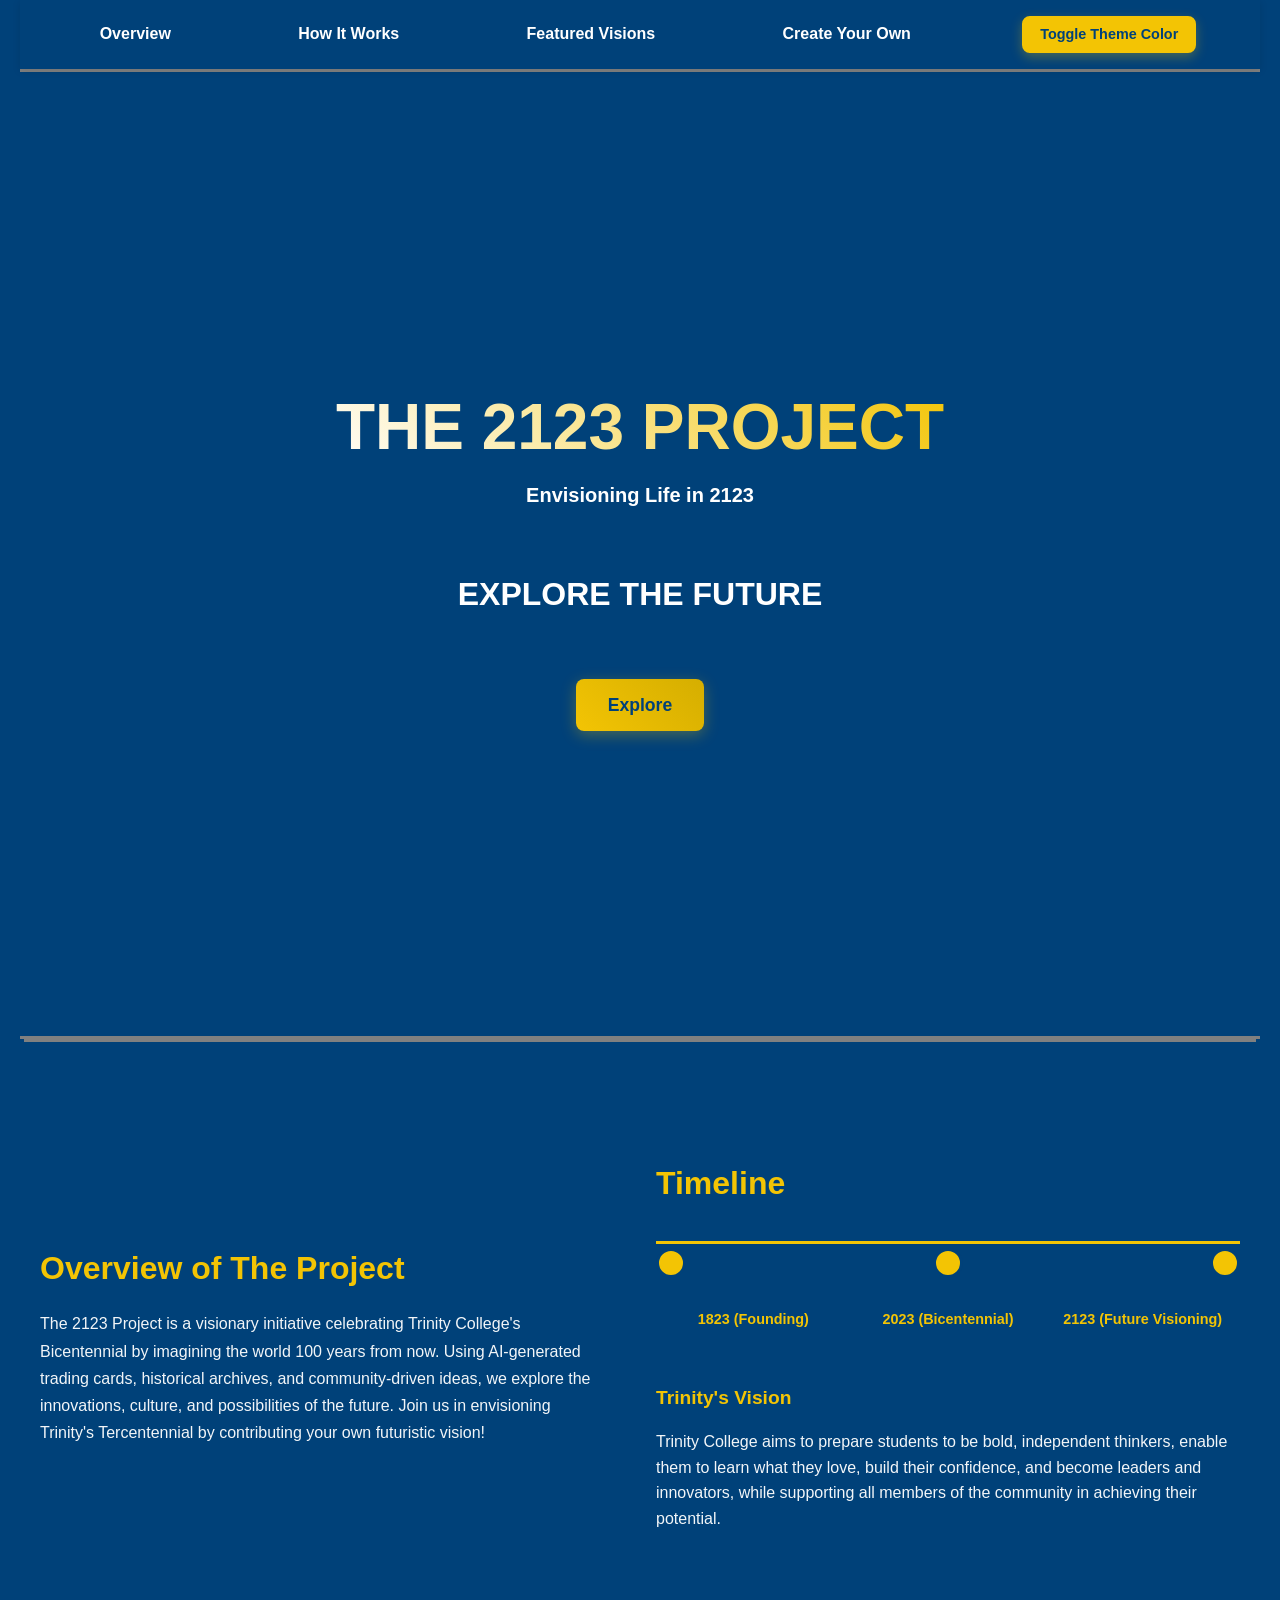
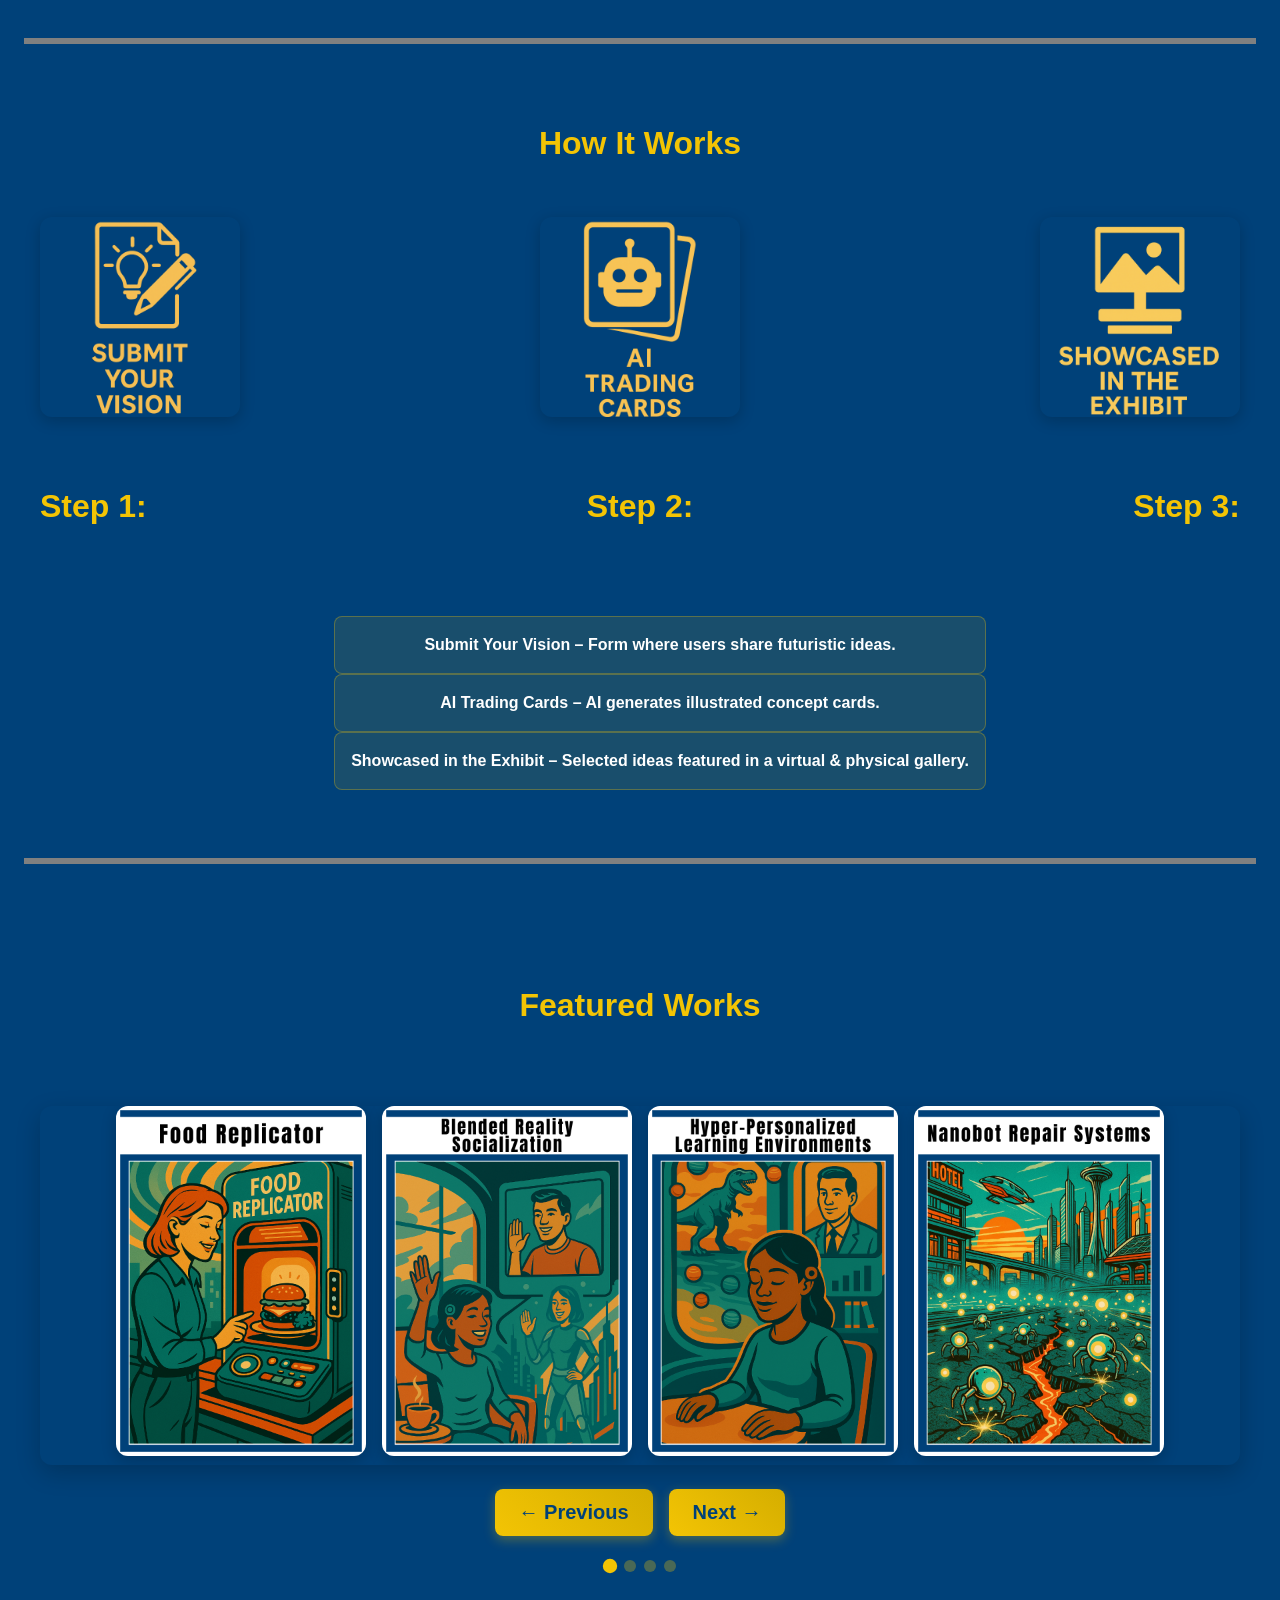
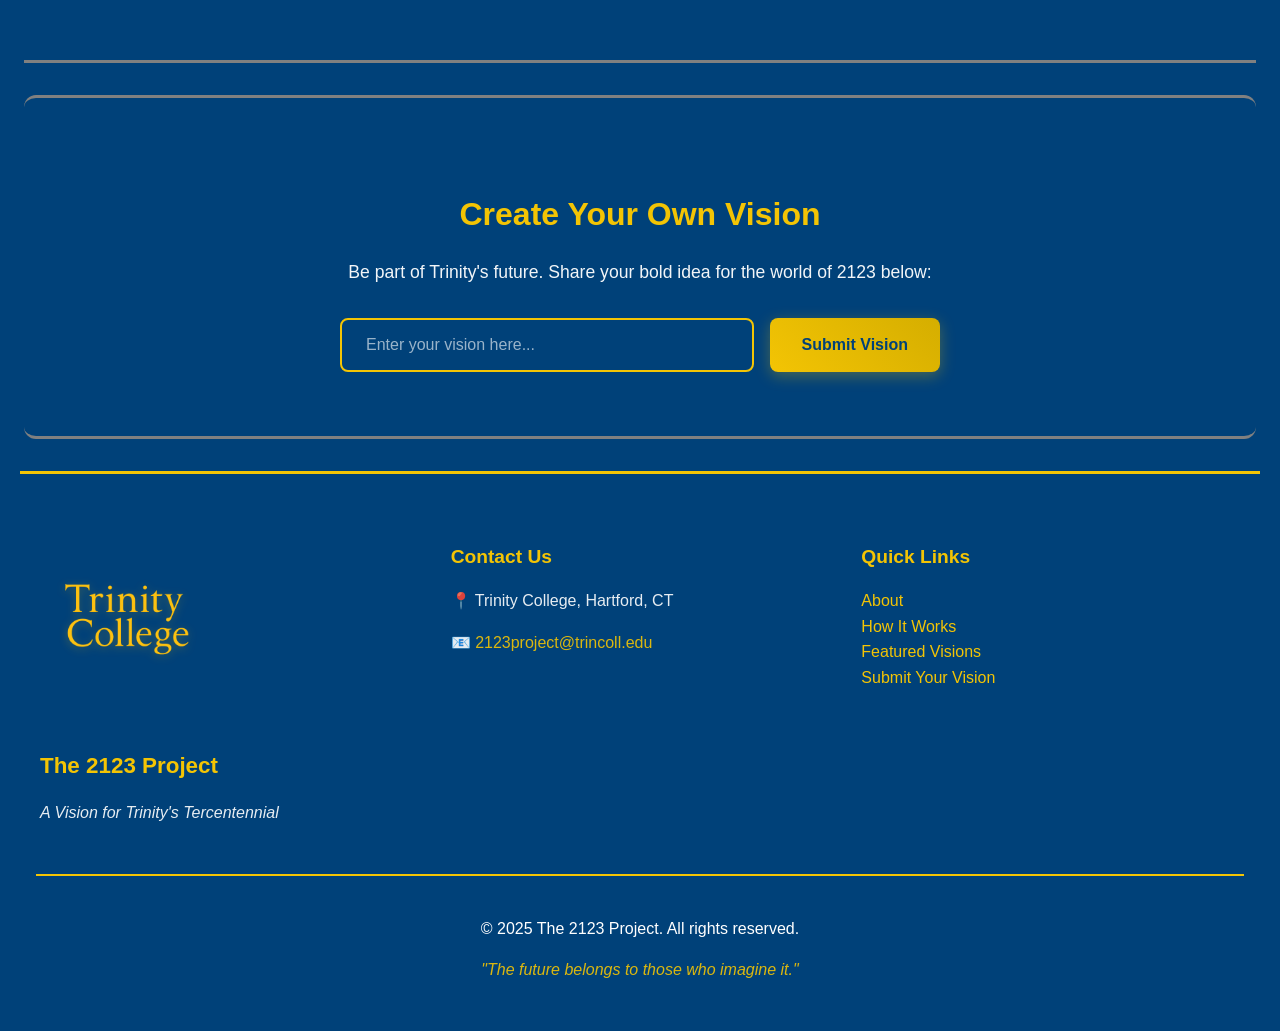
<file: index.html>
<!DOCTYPE html>
<html lang="en">
  <head>
    <meta charset="utf-8" />
    <meta name="description" content="Your description goes here" />
    <meta name="keywords" content="one, two, three" />

    <title>2123 Project</title>

    <!-- external CSS link -->
    <link rel="stylesheet" href="css/normalize.css" />
    <link rel="stylesheet" href="css/style.css" />
  </head>

  <body>
    <header id="HeadSec" role="banner">
      <nav class="navbar" role="navigation" aria-label="Main navigation">
        <ul id="navBar">
          <li>
            <a href="#AboutSec" aria-label="Go to Overview section">Overview</a>
          </li>
          <li>
            <a href="#HowSec" aria-label="Go to How It Works section"
              >How It Works</a
            >
          </li>
          <li>
            <a href="#FeaturedSec" aria-label="Go to Featured Visions section"
              >Featured Visions</a
            >
          </li>
          <li>
            <a href="#CreateSec" aria-label="Go to Create Your Own section"
              >Create Your Own</a
            >
          </li>
          <li>
            <button
              id="themeColor"
              aria-label="Toggle between light and dark theme"
            >
              Toggle Theme Color
            </button>
          </li>
        </ul>
      </nav>
    </header>

    <section id="HeroSec" role="banner" aria-labelledby="hero-title">
      <h1 id="hero-title">THE 2123 PROJECT</h1>
      <h3>Envisioning Life in 2123</h3>
      <h2>EXPLORE THE FUTURE</h2>
      <button id="ctaBtn" aria-label="Explore the 2123 Project">Explore</button>
    </section>

    <section id="AboutSec" aria-labelledby="about-title">
      <div id="OverviewSec">
        <h2 id="about-title">Overview of The Project</h2>
        <p>
          The 2123 Project is a visionary initiative celebrating Trinity
          College's Bicentennial by imagining the world 100 years from now.
          Using AI-generated trading cards, historical archives, and
          community-driven ideas, we explore the innovations, culture, and
          possibilities of the future. Join us in envisioning Trinity's
          Tercentennial by contributing your own futuristic vision!
        </p>
      </div>

      <section id="timelineSection" aria-labelledby="timeline-title">
        <h2 id="timeline-title">Timeline</h2>
        <div id="line" role="presentation" aria-hidden="true"></div>
        <div class="dot-container" role="presentation" aria-hidden="true">
          <span class="dot" id="dot1" aria-hidden="true"></span>
          <span class="dot" id="dot2" aria-hidden="true"></span>
          <span class="dot" id="dot3" aria-hidden="true"></span>
        </div>

        <ul id="timeline" role="list" aria-label="Trinity College timeline">
          <li class="label">1823 (Founding)</li>
          <li class="label">2023 (Bicentennial)</li>
          <li class="label">2123 (Future Visioning)</li>
        </ul>

        <h3>Trinity's Vision</h3>
        <p>
          Trinity College aims to prepare students to be bold, independent
          thinkers, enable them to learn what they love, build their confidence,
          and become leaders and innovators, while supporting all members of the
          community in achieving their potential.
        </p>
      </section>
    </section>

    <section id="HowSec" aria-labelledby="how-title">
      <h2 id="how-title">How It Works</h2>
      <div
        id="imgContainer"
        role="img"
        aria-label="Three step process illustration"
      >
        <img
          id="SubmitPNG"
          src="assets/Submit.png"
          alt="Step 1: Submit your vision form"
        />
        <img
          id="TradingCardPNG"
          src="assets/TradingCard.png"
          alt="Step 2: AI generates trading card"
        />
        <img
          id="ExhibitPNG"
          src="assets/Exhibit.png"
          alt="Step 3: Featured in exhibit"
        />
      </div>
      <div id="stepContainer" role="presentation" aria-hidden="true">
        <p>Step 1:</p>
        <p>Step 2:</p>
        <p>Step 3:</p>
      </div>

      <ol role="list" aria-label="How the 2123 Project works">
        <li>Submit Your Vision – Form where users share futuristic ideas.</li>
        <li>AI Trading Cards – AI generates illustrated concept cards.</li>
        <li>
          Showcased in the Exhibit – Selected ideas featured in a virtual &
          physical gallery.
        </li>
      </ol>
    </section>

    <section id="FeaturedSec" aria-labelledby="featured-title">
      <h2 id="featured-title">Featured Works</h2>

      <div
        class="carousel"
        role="region"
        aria-label="Featured vision cards carousel"
      >
        <div class="carousel-container">
          <ul
            class="slides"
            id="carousel-slides"
            role="list"
            aria-live="polite"
          >
            <li class="slide" id="s1">
              <img
                src="assets/33.png"
                alt="Featured Vision Card 1 - Future Transportation"
              />
            </li>
            <li class="slide" id="s2">
              <img
                src="assets/77.png"
                alt="Featured Vision Card 2 - Future Living"
              />
            </li>
            <li class="slide" id="s3">
              <img
                src="assets/96.png"
                alt="Featured Vision Card 3 - Future Health"
              />
            </li>
            <li class="slide" id="s4">
              <img
                src="assets/12.png"
                alt="Featured Vision Card 4 - Future Technology"
              />
            </li>
          </ul>
        </div>

        <div class="carousel-nav">
          <button
            class="carousel-btn"
            id="prev-btn"
            aria-label="Previous featured work"
          >
            ← Previous
          </button>
          <button
            class="carousel-btn"
            id="next-btn"
            aria-label="Next featured work"
          >
            Next →
          </button>
        </div>

        <div
          class="carousel-dots"
          role="tablist"
          aria-label="Carousel navigation"
        >
          <button
            class="dot-nav active"
            data-slide="0"
            role="tab"
            aria-label="Go to slide 1"
            aria-selected="true"
          ></button>
          <button
            class="dot-nav"
            data-slide="1"
            role="tab"
            aria-label="Go to slide 2"
            aria-selected="false"
          ></button>
          <button
            class="dot-nav"
            data-slide="2"
            role="tab"
            aria-label="Go to slide 3"
            aria-selected="false"
          ></button>
          <button
            class="dot-nav"
            data-slide="3"
            role="tab"
            aria-label="Go to slide 4"
            aria-selected="false"
          ></button>
        </div>
      </div>
    </section>

    <!--    <div id="HistoricalSec">-->
    <!--      <h2>Historical Exhibit</h2>-->
    <!--      <div>*Card Examples*</div>-->
    <!--    </div>-->

    <section
      id="CreateSec"
      class="create-section"
      aria-labelledby="create-title"
    >
      <h2 id="create-title">Create Your Own Vision</h2>
      <p>
        Be part of Trinity's future. Share your bold idea for the world of 2123
        below:
      </p>

      <form class="create-form" aria-label="Submit your vision form">
        <label for="vision-input" class="sr-only">Your vision for 2123</label>
        <input
          type="text"
          id="vision-input"
          placeholder="Enter your vision here..."
          required
          aria-describedby="vision-help"
        />
        <button type="submit" aria-label="Submit your vision">
          Submit Vision
        </button>
      </form>
    </section>

    <div
      id="success-modal"
      class="modal"
      role="dialog"
      aria-labelledby="modal-title"
      aria-modal="true"
    >
      <div class="modal-container">
        <div id="modal-item">
          <h3 id="modal-title" class="sr-only">Success Message</h3>
          <p>Placeholder text</p>
        </div>
        <div id="modal-img">
          <img src="assets/star.png" alt="Success celebration star" />
        </div>
      </div>
    </div>

    <footer class="footer" role="contentinfo">
      <div class="footer-content">
        <div class="footer-left">
          <img
            src="assets/trinity-logo.png"
            alt="Trinity College Logo"
            class="logo"
          />
          <p class="project-name">The 2123 Project</p>
          <p class="tagline">A Vision for Trinity's Tercentennial</p>
        </div>

        <div class="footer-center">
          <h3>Contact Us</h3>
          <p>📍 Trinity College, Hartford, CT</p>
          <p>
            📧
            <a href="mailto:2123project@trincoll.edu"
              >2123project@trincoll.edu</a
            >
          </p>
        </div>

        <div class="footer-right">
          <h3>Quick Links</h3>
          <nav aria-label="Footer navigation">
            <a href="#AboutSec">About</a><br />
            <a href="#HowSec">How It Works</a><br />
            <a href="#FeaturedSec">Featured Visions</a><br />
            <a href="#CreateSec">Submit Your Vision</a>
          </nav>
        </div>
      </div>

      <div class="footer-bottom">
        <p>© 2025 The 2123 Project. All rights reserved.</p>
        <div class="quote" role="text" aria-label="Inspirational quote">
          "The future belongs to those who imagine it."
        </div>
      </div>
    </footer>

    <script type="text/javascript" src="js/main.js"></script>
  </body>
</html>
</file>
<file: css/style.css>
/* Global Styles */
:root {
  --bg-primary: rgb(0, 65, 121);
  --bg-secondary: #004179;
  --text-primary: #ffffff;
  --text-secondary: #F3C404;
  --accent-primary: #F3C404;
  --accent-secondary: #d5ae00;
  --border-color: grey;
}

body {
  font-family: 'Georgia', Arial, sans-serif;
  margin: 0;
  background-color: var(--bg-primary);
  padding-left: 20px;
  padding-right: 20px;
  color: var(--text-primary);
  line-height: 1.6;
  overflow-x: hidden;
  transition: all 0.3s ease;
}

/* Light theme */
body.light-theme {
  --bg-primary: #ffffff;
  --bg-secondary: #ffffff;
  --text-primary: #000000;
  --text-secondary: #004179;
  --accent-primary: #004179;
  --accent-secondary: #003366;
  --border-color: #e0e0e0;
}

/* Container for responsive design */
.container {
  max-width: 1200px;
  margin: 0 auto;
  padding: 0 1rem;
}

/* Responsive typography */
@media (max-width: 768px) {
  body {
    padding-left: 10px;
    padding-right: 10px;
  }
}

   
/* HEAD SECTION STYLES */

/* Sticky header styles */
#HeadSec {
  position: sticky;
  top: 0;
  z-index: 1000;
  background-color: var(--bg-secondary);
  box-shadow: 0 2px 8px rgba(0, 0, 0, 0.1);
  backdrop-filter: blur(10px);
  transition: all 0.3s ease;
}

/* Navbar layout */
.navbar {
  max-width: 1200px;
  margin: 0 auto;
  padding: 1rem 1.5rem;
}

/* Navbar list styles */
#navBar {
  list-style: none;
  display: flex;
  justify-content: space-around;
  align-items: center;
  padding: 0;
  margin: 0;
  flex-wrap: wrap;
  gap: 1rem;
}

/* Navbar link styles */
#navBar li a {
  text-decoration: none;
  color: var(--text-primary);
  font-weight: bold;
  font-size: 1rem;
  transition: all 0.3s ease;
  padding: 0.5rem 1rem;
  border-radius: 4px;
  position: relative;
}


#navBar #themeColor{
  text-decoration: none;
  font-weight: bold;
  color: var(--bg-primary);
  border: 2px solid var(--accent-primary);
  background-color: var(--accent-primary);
  border-radius: 8px;
  padding: 0.5rem 1rem;
  transition: all 0.3s ease;
  box-shadow: 0 4px 12px rgba(243, 196, 4, 0.3);
  cursor: pointer;
  font-size: 0.9rem;
}

#navBar #themeColor:hover {
  background-color: var(--accent-secondary);
}

#navBar li a:hover {
  color: var(--text-secondary);
}

/* Mobile navigation */
@media (max-width: 768px) {
  .navbar {
    padding: 0.75rem 1rem;
  }
  
  #navBar {
    justify-content: center;
    gap: 0.5rem;
  }
  
  #navBar li a {
    font-size: 0.9rem;
    padding: 0.4rem 0.8rem;
  }
  
  #navBar #themeColor {
    font-size: 0.8rem;
    padding: 0.4rem 0.8rem;
  }
}

/* HERO SECTION STYLES */
#HeroSec {
  font-weight: bold;
  font-size: 25px;
  display: flex;
  flex-direction: column;
  align-items: center;
  justify-content: center;
  min-height: 100vh;
  width: auto;
  border-top: solid grey;
  border-bottom: solid grey;
  padding: 2rem 1rem;
  position: relative;
  overflow: hidden;
}

#HeroSec::before {
  content: '';
  position: absolute;
  top: 0;
  left: 0;
  right: 0;
  bottom: 0;
  background: var(--bg-primary);
  z-index: -1;
}

#HeroSec h1 {
  display: flex;
  flex-direction: row;
  font-weight: bold;
  font-size: clamp(2.5rem, 8vw, 4rem);
  padding: 0;
  margin: 0;
  text-align: center;
  background: linear-gradient(45deg, var(--text-primary), var(--text-secondary));
  -webkit-background-clip: text;
  -webkit-text-fill-color: transparent;
  background-clip: text;
  animation: fadeInUp 1s ease-out;
}

#HeroSec h2 {
  display: flex;
  flex-direction: row;
  font-weight: bold;
  font-size: clamp(1.5rem, 4vw, 2rem);
  padding-top: 2rem;
  text-align: center;
  animation: fadeInUp 1s ease-out 0.3s both;
}

#HeroSec h3 {
  font-family: 'Arial', serif;
  display: flex;
  flex-direction: row;
  font-size: clamp(1rem, 3vw, 1.25rem);
  padding: 0;
  margin: 0;
  text-align: center;
  opacity: 0.9;
  animation: fadeInUp 1s ease-out 0.6s both;
}

#HeroSec button {
  padding: 1rem 2rem;
  background: linear-gradient(45deg, var(--accent-primary), var(--accent-secondary));
  color: var(--bg-primary);
  border: none;
  border-radius: 8px;
  font-weight: bold;
  font-size: 1.1rem;
  cursor: pointer;
  transition: all 0.3s ease;
  box-shadow: 0 4px 15px rgba(243, 196, 4, 0.3);
  margin-top: 2rem;
  animation: fadeInUp 1s ease-out 0.9s both;
  position: relative;
  overflow: hidden;
}

#HeroSec button::before {
  content: '';
  position: absolute;
  top: 0;
  left: -100%;
  width: 100%;
  height: 100%;
  background: linear-gradient(90deg, transparent, rgba(255, 255, 255, 0.2), transparent);
  transition: left 0.5s;
}

#HeroSec button:hover::before {
  left: 100%;
}

#HeroSec button:hover {
  background: linear-gradient(45deg, var(--accent-secondary), var(--accent-primary));
  transform: translateY(-3px);
  box-shadow: 0 8px 25px rgba(243, 196, 4, 0.4);
}

#HeroSec button:active {
  transform: translateY(-1px);
}

/* Animations */
@keyframes fadeInUp {
  from {
    opacity: 0;
    transform: translateY(30px);
  }
  to {
    opacity: 1;
    transform: translateY(0);
  }
}

/* Responsive hero section */
@media (max-width: 768px) {
  #HeroSec {
    min-height: 80vh;
    padding: 1rem;
  }
  
  #HeroSec h1 {
    font-size: 2.5rem;
  }
  
  #HeroSec h2 {
    font-size: 1.5rem;
    padding-top: 1.5rem;
  }
  
  #HeroSec h3 {
    font-size: 1rem;
  }
  
  #HeroSec button {
    padding: 0.875rem 1.5rem;
    font-size: 1rem;
    margin-top: 1.5rem;
  }
}

/* ABOUT SECTION STYLES */
#AboutSec {
  display: flex;
  min-height: 500px;
  align-items: center;
  gap: 2rem;
  max-width: 1200px;
  margin: 0 auto;
  padding: 3rem 1rem;
  border-top: solid grey;
  border-bottom: solid grey;
  flex-wrap: wrap;
}

#OverviewSec {
  width: auto;
  flex: 1 1 45%;
  min-width: 280px;
  font-size: 1.1rem;
  padding: 0;
  animation: slideInLeft 0.8s ease-out;
}

#OverviewSec h2 {
  font-size: clamp(1.5rem, 4vw, 2rem);
  display: flex;
  align-items: flex-start;
  margin-bottom: 1rem;
  color: var(--text-secondary);
}

#OverviewSec p {
  display: flex;
  flex-direction: column;
  font-size: 1rem;
  padding-right: 1rem;
  line-height: 1.7;
  opacity: 0.95;
}

/* TIMELINE STYLES */
#timelineSection {
  flex: 1 1 45%;
  min-width: 280px;
  animation: slideInRight 0.8s ease-out;
}

#timelineSection h2 {
  font-size: clamp(1.5rem, 4vw, 2rem);
  margin-bottom: 2rem;
  color: var(--text-secondary);
}

#timelineSection h3 {
  padding-top: 1.5rem;
  font-size: 1.2rem;
  color: var(--text-secondary);
  margin-bottom: 1rem;
}

#timelineSection p {
  font-size: 1rem;
  line-height: 1.6;
  opacity: 0.95;
}

#line {
  border-bottom: solid var(--text-secondary) 3px;
  width: 100%;
  margin: 1rem 0;
  position: relative;
}

.dot {
  height: 24px;
  width: 24px;
  background-color: var(--text-secondary);
  border: 3px solid var(--bg-primary);
  border-radius: 50%;
  position: absolute;
  top: -12px;
  transition: all 0.3s ease;
}


#dot1 {
  left: 0%;
}

#dot2 {
  left: 50%;
  transform: translateX(-50%);
}

#dot3 {
  right: 0%;
}

.dot-container {
  position: relative;
  height: 24px;
  margin: 1rem 0;
}

#timelineSection ul {
  display: flex;
  flex-direction: row;
  justify-content: space-between;
  list-style-type: none;
  padding: 0;
  margin-top: 1rem;
}

#timelineSection ul li {
  font-size: 0.9rem;
  font-weight: bold;
  color: var(--text-secondary);
  text-align: center;
  flex: 1;
  padding: 0.5rem;
}

/* Animations */
@keyframes slideInLeft {
  from {
    opacity: 0;
    transform: translateX(-50px);
  }
  to {
    opacity: 1;
    transform: translateX(0);
  }
}

@keyframes slideInRight {
  from {
    opacity: 0;
    transform: translateX(50px);
  }
  to {
    opacity: 1;
    transform: translateX(0);
  }
}

/* Responsive about section */
@media (max-width: 768px) {
  #AboutSec {
    flex-direction: column;
    gap: 2rem;
    padding: 2rem 1rem;
  }
  
  #OverviewSec {
    flex: 1 1 100%;
  }
  
  #timelineSection {
    flex: 1 1 100%;
  }
  
  #timelineSection ul {
    flex-direction: column;
    gap: 0.5rem;
  }
  
  #timelineSection ul li {
    text-align: left;
  }
}


/* HOW IT WORKS SECTION STYLES */
#HowSec {
  font-weight: bold;
  font-size: 20px;
  display: flex;
  flex-direction: column;
  align-items: center;
  justify-content: center;
  min-height: 600px;
  width: auto;
  border-top: solid grey;
  border-bottom: solid grey;
  padding: 3rem 1rem;
  max-width: 1200px;
  margin: 0 auto;
}

#HowSec h2 {
  display: flex;
  flex-direction: row;
  font-weight: bold;
  font-size: clamp(1.5rem, 4vw, 2rem);
  padding: 0;
  margin-bottom: 3rem;
  color: var(--text-secondary);
  text-align: center;
}

#imgContainer {
  display: flex;
  flex-direction: row;
  justify-content: space-between;
  width: 100%;
  padding: 0;
  margin-bottom: 2rem;
  gap: 1rem;
}

#HowSec img {
  height: 200px;
  width: 200px;
  border-radius: 12px;
  transition: all 0.3s ease;
  box-shadow: 0 4px 15px rgba(0, 0, 0, 0.2);
}

#HowSec img:hover {
  transform: translateY(-10px) scale(1.05);
  box-shadow: 0 8px 25px rgba(243, 196, 4, 0.3);
}

#stepContainer {
  display: flex;
  flex-direction: row;
  justify-content: space-between;
  font-size: clamp(1.5rem, 3vw, 2rem);
  width: 100%;
  padding: 0;
  margin-bottom: 2rem;
  font-weight: bold;
  color: var(--text-secondary);
}

#HowSec ul {
  display: flex;
  list-style-type: none;
  justify-content: space-between;
  width: 100%;
  padding-left: 0;
  gap: 1rem;
  flex-wrap: wrap;
}

#HowSec li {
  display: flex;
  font-size: 1rem;
  justify-content: center;
  flex: 1;
  min-width: 250px;
  padding: 1rem;
  background: rgba(243, 196, 4, 0.1);
  border-radius: 8px;
  border: 1px solid rgba(243, 196, 4, 0.3);
  transition: all 0.3s ease;
  text-align: center;
  line-height: 1.5;
}


/* Responsive how it works section */
@media (max-width: 768px) {
  #HowSec {
    padding: 2rem 1rem;
  }
  
  #imgContainer {
    flex-direction: column;
    align-items: center;
    gap: 2rem;
  }
  
  #HowSec img {
    height: 150px;
    width: 150px;
  }
  
  #stepContainer {
    flex-direction: column;
    align-items: center;
    gap: 1rem;
  }
  
  #HowSec ul {
    flex-direction: column;
    gap: 1rem;
  }
  
  #HowSec li {
    min-width: auto;
    width: 100%;
  }
}


/* FEATURED SECTION STYLES */
#FeaturedSec {
  font-weight: bold;
  font-size: 20px;
  display: flex;
  flex-direction: column;
  align-items: center;
  justify-content: center;
  min-height: 700px;
  width: auto;
  border-top: solid grey;
  border-bottom: solid grey;
  padding: 3rem 1rem;
  max-width: 1200px;
  margin: 0 auto;
}

#FeaturedSec h2 {
  display: flex;
  flex-direction: row;
  font-weight: bold;
  font-size: clamp(1.5rem, 4vw, 2rem);
  padding-bottom: 3rem;
  color: var(--text-secondary);
  text-align: center;
}

.carousel {
  width: 100%;
  display: flex;
  flex-direction: column;
  justify-content: center;
  align-items: center;
  position: relative;
}

.carousel-container {
  width: 100%;
  overflow: hidden;
  border-radius: 12px;
  box-shadow: 0 8px 25px rgba(0, 0, 0, 0.2);
}

.slides {
  width: 100%;
  display: flex;
  flex-direction: row;
  justify-content: center;
  align-items: center;
  list-style-type: none;
  padding: 0;
  margin: 0;
  transition: transform 0.5s ease-in-out;
}

.slide {
  flex: 0 0 auto;
  margin: 0 0.5rem;
}

#FeaturedSec img {
  height: 350px;
  width: 250px;
  border-radius: 12px;
  transition: all 0.5s cubic-bezier(0.4, 0, 0.2, 1);
  box-shadow: 0 4px 15px rgba(0, 0, 0, 0.2);
  object-fit: cover;
}

#FeaturedSec img:hover {
  transform: scale(1.08) translateY(-10px);
  filter: brightness(1.1);
  box-shadow: 0 15px 35px rgba(243, 196, 4, 0.3);
}

/* Carousel navigation */
.carousel-nav {
  display: flex;
  justify-content: center;
  gap: 1rem;
  margin-top: 1.5rem;
  margin-bottom: 1rem;
}

.carousel-btn {
  padding: 0.75rem 1.5rem;
  background: linear-gradient(45deg, var(--accent-primary), var(--accent-secondary));
  color: var(--bg-primary);
  border: none;
  border-radius: 8px;
  font-weight: bold;
  cursor: pointer;
  transition: all 0.3s ease;
  box-shadow: 0 4px 12px rgba(243, 196, 4, 0.3);
}

.carousel-btn:hover {
  background: linear-gradient(45deg, var(--accent-secondary), var(--accent-primary));
  transform: translateY(-2px);
  box-shadow: 0 6px 16px rgba(243, 196, 4, 0.4);
}

.carousel-btn:disabled {
  opacity: 0.5;
  cursor: not-allowed;
  transform: none;
}

.carousel-dots {
  display: flex;
  justify-content: center;
  gap: 0.5rem;
  margin-top: 0.5rem;
}

.dot-nav {
  width: 12px;
  height: 12px;
  border-radius: 50%;
  background-color: rgba(243, 196, 4, 0.3);
  border: none;
  cursor: pointer;
  transition: all 0.3s ease;
}

.dot-nav.active {
  background-color: var(--text-secondary);
  transform: scale(1.2);
}


/* Responsive featured section */
@media (max-width: 768px) {
  #FeaturedSec {
    padding: 2rem 1rem;
  }
  
  .slides {
    flex-direction: column;
    align-items: center;
    gap: 1rem;
  }
  
  .slide {
    margin: 0;
  }
  
  #FeaturedSec img {
    height: 300px;
    width: 200px;
  }
  
  .carousel-nav {
    gap: 0.5rem;
  }
  
  .carousel-btn {
    padding: 0.5rem 1rem;
    font-size: 0.9rem;
  }
}


/* CREATE YOUR OWN SECTION STYLES */
.create-section {
  color: var(--text-primary);
  padding: 4rem 1rem;
  text-align: center;
  border-top: solid var(--border-color);
  border-bottom: solid var(--border-color);
  max-width: 1200px;
  margin: 0 auto;
  background: linear-gradient(135deg, var(--bg-secondary), rgba(0, 65, 121, 0.6));
  border-radius: 12px;
  margin-top: 2rem;
  margin-bottom: 2rem;
}

.create-section h2 {
  font-size: clamp(1.5rem, 4vw, 2rem);
  margin-bottom: 1rem;
  color: var(--text-secondary);
}

.create-section p {
  font-size: 1.1rem;
  margin-bottom: 2rem;
  opacity: 0.95;
  max-width: 600px;
  margin-left: auto;
  margin-right: auto;
}

.create-form {
  display: flex;
  justify-content: center;
  flex-wrap: wrap;
  gap: 1rem;
  max-width: 600px;
  margin: 0 auto;
}

.create-form input[type="text"] {
  padding: 1rem 1.5rem;
  flex: 1;
  min-width: 300px;
  border: 2px solid var(--text-secondary);
  border-radius: 8px;
  font-size: 1rem;
  background: var(--bg-primary);
  color: var(--text-primary);
  transition: all 0.3s ease;
}

.create-form input[type="text"]:focus {
  outline: none;
  border-color: var(--text-secondary);
  box-shadow: 0 0 15px rgba(243, 196, 4, 0.3);
  transform: translateY(-2px);
}

.create-form input[type="text"]::placeholder {
  color: var(--text-primary);
  opacity: 0.6;
}

.create-form button {
  padding: 1rem 2rem;
  background: linear-gradient(45deg, var(--accent-primary), var(--accent-secondary));
  color: var(--bg-primary);
  border: none;
  border-radius: 8px;
  font-weight: bold;
  font-size: 1rem;
  cursor: pointer;
  transition: all 0.3s ease;
  box-shadow: 0 4px 15px rgba(243, 196, 4, 0.3);
  position: relative;
  overflow: hidden;
}

.create-form button::before {
  content: '';
  position: absolute;
  top: 0;
  left: -100%;
  width: 100%;
  height: 100%;
  background: linear-gradient(90deg, transparent, rgba(255, 255, 255, 0.2), transparent);
  transition: left 0.5s;
}

.create-form button:hover::before {
  left: 100%;
}

.create-form button:hover {
  background: linear-gradient(45deg, var(--accent-secondary), var(--accent-primary));
  transform: translateY(-3px);
  box-shadow: 0 8px 25px rgba(243, 196, 4, 0.4);
}

.create-form button:active {
  transform: translateY(-1px);
}

/* Responsive create section */
@media (max-width: 768px) {
  .create-section {
    padding: 2rem 1rem;
    margin: 1rem;
  }
  
  .create-form {
    flex-direction: column;
    align-items: center;
  }
  
  .create-form input[type="text"] {
    min-width: auto;
    width: 100%;
  }
  
  .create-form button {
    width: 100%;
  }
}

/* RSVP SECTION STYLES - REMOVED */
#RSVPSection {
  padding: 3rem 1rem;
  border-top: solid grey;
  max-width: 1200px;
  margin: 0 auto;
}

.rsvp-container {
  display: flex;
  flex-wrap: wrap;
  justify-content: space-between;
  gap: 3rem;
  align-items: flex-start;
}

.rsvp-left, .rsvp-right {
  flex: 1 1 45%;
  min-width: 300px;
}

.rsvp-left h2 {
  font-size: clamp(1.5rem, 4vw, 2rem);
  margin-bottom: 1rem;
  color: #F3C404;
}

.rsvp-left p {
  font-size: 1.1rem;
  margin-bottom: 2rem;
  opacity: 0.95;
  line-height: 1.6;
}

#rsvpForm {
  display: flex;
  flex-direction: column;
  gap: 1rem;
  margin-top: 1rem;
}

.rsvp-input {
  padding: 1rem 1.5rem;
  font-size: 1rem;
  border: 2px solid rgba(243, 196, 4, 0.3);
  border-radius: 8px;
  background: rgba(255, 255, 255, 0.95);
  color: #004179;
  transition: all 0.3s ease;
}

.rsvp-input:focus {
  outline: none;
  border-color: #F3C404;
  box-shadow: 0 0 15px rgba(243, 196, 4, 0.3);
  transform: translateY(-2px);
}

.rsvp-input::placeholder {
  color: rgba(0, 65, 121, 0.6);
}

#rsvpForm button {
  padding: 1rem 2rem;
  background: linear-gradient(45deg, #F3C404, #d5ae00);
  color: #004179;
  border: none;
  border-radius: 8px;
  font-weight: bold;
  font-size: 1rem;
  cursor: pointer;
  transition: all 0.3s ease;
  box-shadow: 0 4px 15px rgba(243, 196, 4, 0.3);
  position: relative;
  overflow: hidden;
}

#rsvpForm button::before {
  content: '';
  position: absolute;
  top: 0;
  left: -100%;
  width: 100%;
  height: 100%;
  background: linear-gradient(90deg, transparent, rgba(255, 255, 255, 0.2), transparent);
  transition: left 0.5s;
}

#rsvpForm button:hover::before {
  left: 100%;
}

#rsvpForm button:hover {
  background: linear-gradient(45deg, #d5ae00, #F3C404);
  transform: translateY(-3px);
  box-shadow: 0 8px 25px rgba(243, 196, 4, 0.4);
}

#rsvpForm button:active {
  transform: translateY(-1px);
}

.rsvp-right h3 {
  font-size: 1.5rem;
  margin-bottom: 1.5rem;
  color: #F3C404;
}

#rsvpList {
  list-style: none;
  padding: 0;
}

#rsvpList li {
  padding: 1rem;
  border: 2px solid rgba(243, 196, 4, 0.3);
  border-radius: 8px;
  margin-bottom: 1rem;
  background: rgba(243, 196, 4, 0.1);
  transition: all 0.3s ease;
  font-size: 0.95rem;
  line-height: 1.5;
}


/* Form validation styles */
.rsvp-input.error {
  border-color: #ff4444;
  background-color: rgba(255, 68, 68, 0.1);
  animation: shake 0.5s ease-in-out;
}

@keyframes shake {
  0%, 100% { transform: translateX(0); }
  25% { transform: translateX(-5px); }
  75% { transform: translateX(5px); }
}

/* Responsive RSVP section */
@media (max-width: 768px) {
  #RSVPSection {
    padding: 2rem 1rem;
  }
  
  .rsvp-container {
    flex-direction: column;
    gap: 2rem;
  }
  
  .rsvp-left, .rsvp-right {
    flex: 1 1 100%;
  }
}

/* MODAL STYLES */
.modal {
  display: none;
  position: fixed;
  z-index: 1000;
  left: 0;
  top: 0;
  width: 100%;
  height: 100%;
  background-color: rgba(0, 0, 0, 0.6);
  backdrop-filter: blur(5px);
  flex-direction: column;
  align-items: center;
  justify-content: center;
  animation: fadeIn 0.3s ease-out;
}

.modal-container {
  padding: 3rem;
  width: 90%;
  max-width: 500px;
  margin: 0 auto;
  background: linear-gradient(135deg, #004179, rgba(0, 65, 121, 0.9));
  color: #ffffff;
  text-align: center;
  font-size: 1.2rem;
  font-family: 'Georgia', Arial, sans-serif;
  border-radius: 16px;
  box-shadow: 0 20px 40px rgba(0, 0, 0, 0.3);
  display: flex;
  flex-direction: column;
  align-items: center;
  justify-content: center;
  position: relative;
  animation: slideInUp 0.4s ease-out;
}

.modal-container::before {
  content: '';
  position: absolute;
  top: 0;
  left: 0;
  right: 0;
  bottom: 0;
  background: linear-gradient(45deg, rgba(243, 196, 4, 0.1), transparent);
  border-radius: 16px;
  pointer-events: none;
}

#modal-item {
  position: relative;
  z-index: 1;
  line-height: 1.6;
}

#modal-img {
  position: relative;
  z-index: 1;
  margin-top: 1rem;
}

#success-modal img {
  width: 8rem;
  height: 8rem;
  filter: drop-shadow(0 4px 8px rgba(243, 196, 4, 0.3));
  animation: pulse 2s infinite;
}

/* Modal animations */
@keyframes fadeIn {
  from { opacity: 0; }
  to { opacity: 1; }
}

@keyframes slideInUp {
  from {
    opacity: 0;
    transform: translateY(50px);
  }
  to {
    opacity: 1;
    transform: translateY(0);
  }
}

@keyframes pulse {
  0%, 100% { transform: scale(1); }
  50% { transform: scale(1.05); }
}

/* Responsive modal */
@media (max-width: 768px) {
  .modal-container {
    padding: 2rem;
    width: 95%;
    font-size: 1rem;
  }
  
  #success-modal img {
    width: 6rem;
    height: 6rem;
  }
}




/* FOOTER STYLES SECTION */
.footer {
  border-top: 3px solid var(--text-secondary);
  background: var(--bg-secondary);
  color: var(--text-primary);
  padding: 3rem 1rem;
  font-family: 'Georgia', Arial, sans-serif;
  margin-top: 2rem;
}

.footer-content {
  display: flex;
  flex-wrap: wrap;
  justify-content: space-between;
  gap: 2rem;
  max-width: 1200px;
  margin: 0 auto;
}

.footer-left,
.footer-center,
.footer-right {
  flex: 1 1 250px;
}

.footer-left .logo {
  width: 180px;
  margin-bottom: 1rem;
  filter: drop-shadow(0 2px 4px rgba(243, 196, 4, 0.3));
  transition: transform 0.3s ease;
}


.project-name {
  font-size: 1.4rem;
  font-weight: bold;
  color: var(--text-secondary);
  margin-bottom: 0.5rem;
}

.tagline {
  font-style: italic;
  opacity: 0.9;
  font-size: 1rem;
}

.footer-center h3,
.footer-right h3 {
  color: var(--text-secondary);
  font-size: 1.2rem;
  margin-bottom: 1rem;
}

.footer-center p,
.footer-right p {
  margin-bottom: 0.5rem;
  opacity: 0.9;
}

.footer-center a,
.footer-right a {
  color: var(--text-secondary);
  text-decoration: none;
  transition: all 0.3s ease;
  display: inline-block;
}

.footer-center a:hover,
.footer-right a:hover {
  color: var(--accent-secondary);
}

.footer-bottom {
  border-top: 2px solid var(--text-secondary);
  margin-top: 2rem;
  padding-top: 1.5rem;
  text-align: center;
}

.quote {
  font-style: italic;
  font-size: 1rem;
  margin-top: 1rem;
  color: var(--text-secondary);
  opacity: 0.9;
}

/* Responsive footer */
@media (max-width: 768px) {
  .footer {
    padding: 2rem 1rem;
  }
  
  .footer-content {
    flex-direction: column;
    text-align: center;
  }
  
  .footer-left .logo {
    width: 150px;
  }
}

/* Additional utility classes */
.sr-only {
  position: absolute;
  width: 1px;
  height: 1px;
  padding: 0;
  margin: -1px;
  overflow: hidden;
  clip: rect(0, 0, 0, 0);
  white-space: nowrap;
  border: 0;
}

.focus-visible:focus {
  outline: 2px solid #F3C404;
  outline-offset: 2px;
}

/* Smooth scrolling */
html {
  scroll-behavior: smooth;
}

/* Loading states */
.loading {
  opacity: 0.6;
  pointer-events: none;
}

.loading::after {
  content: '';
  position: absolute;
  top: 50%;
  left: 50%;
  width: 20px;
  height: 20px;
  margin: -10px 0 0 -10px;
  border: 2px solid #F3C404;
  border-radius: 50%;
  border-top-color: transparent;
  animation: spin 1s linear infinite;
}

@keyframes spin {
  to { transform: rotate(360deg); }
}
</file>
